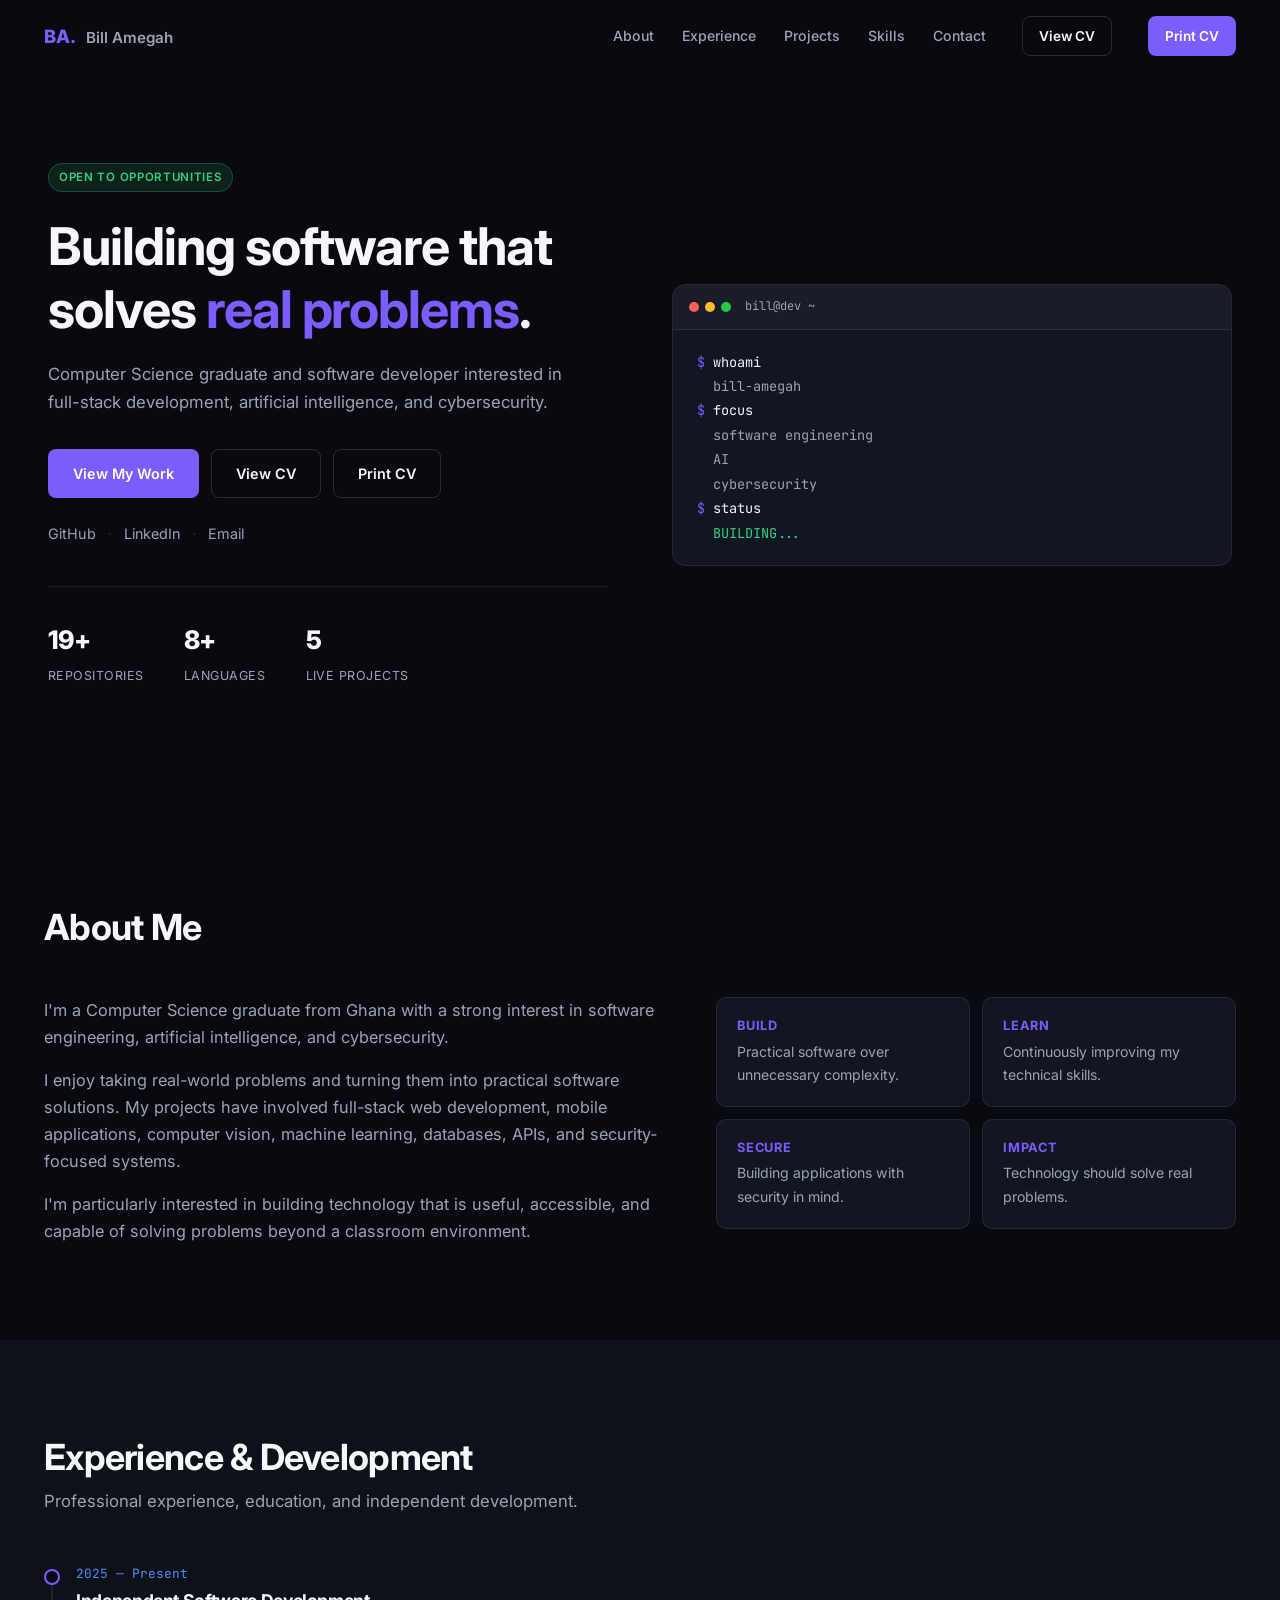
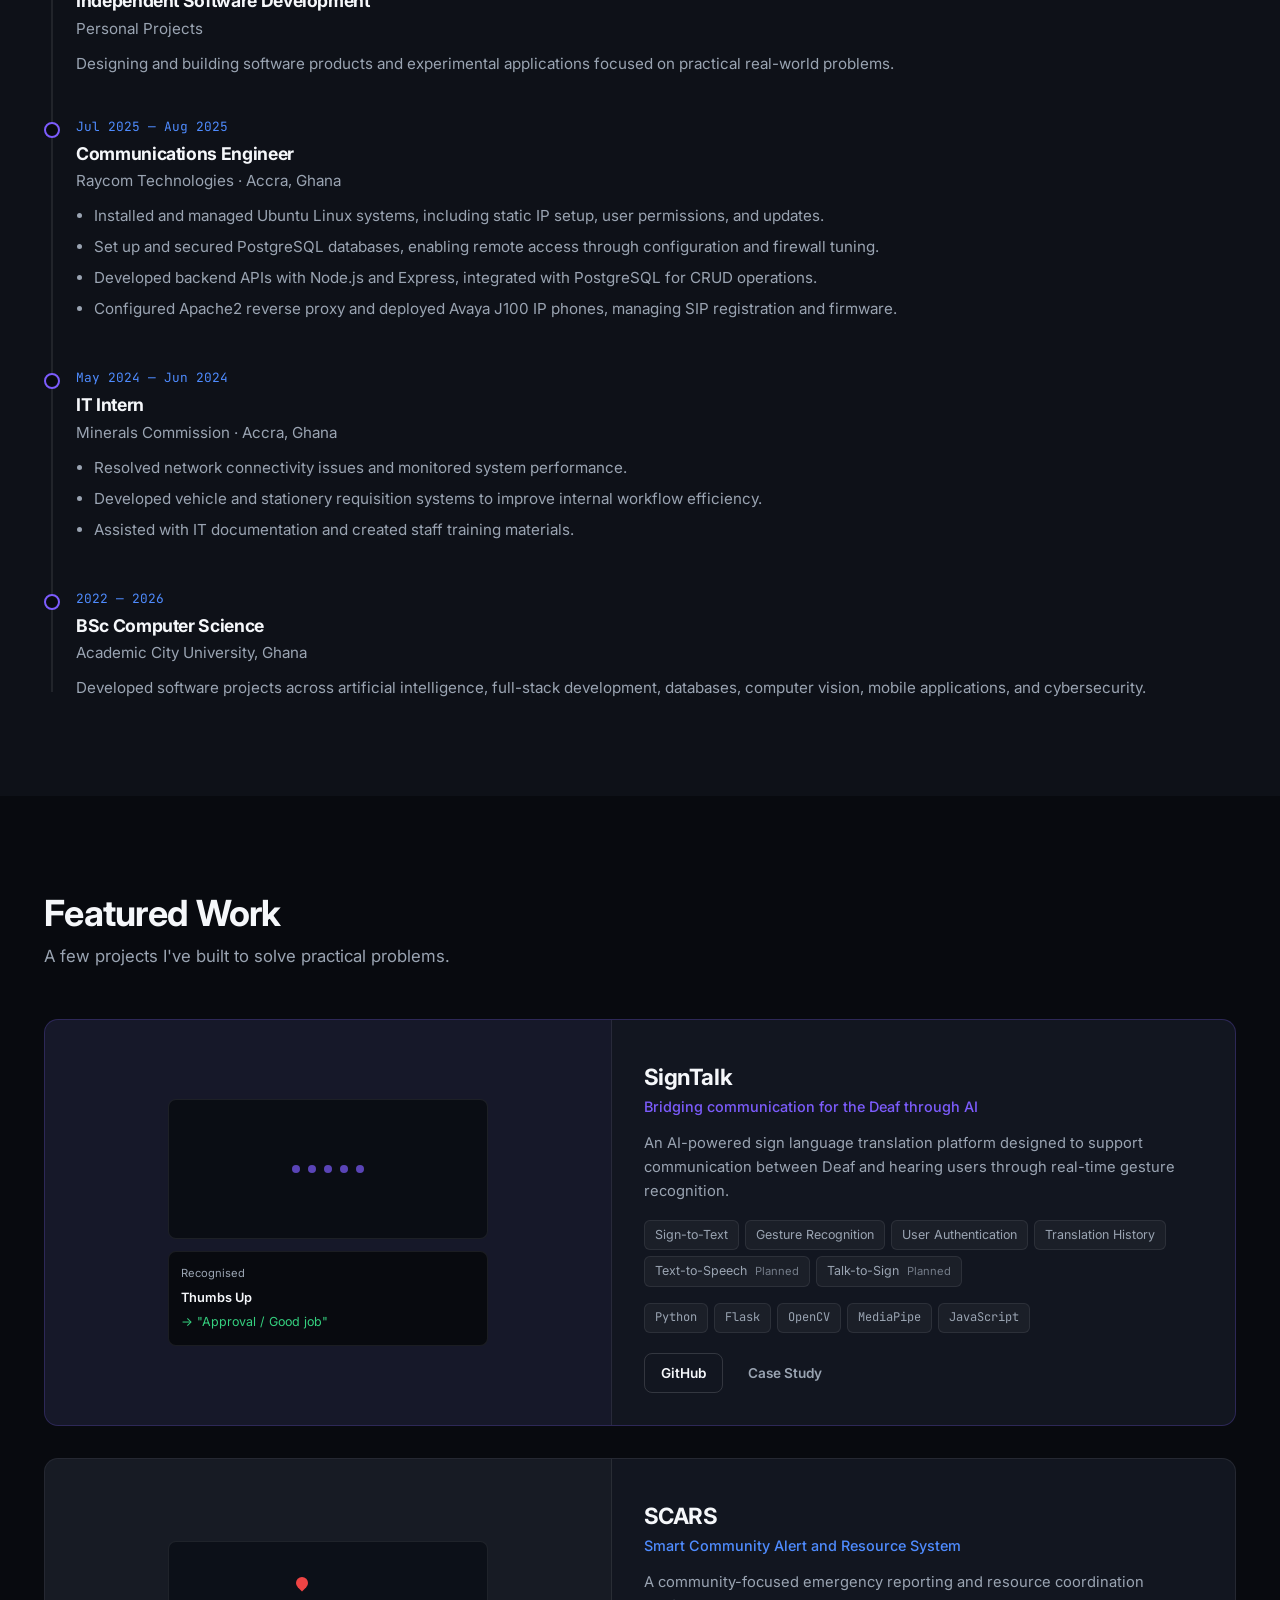
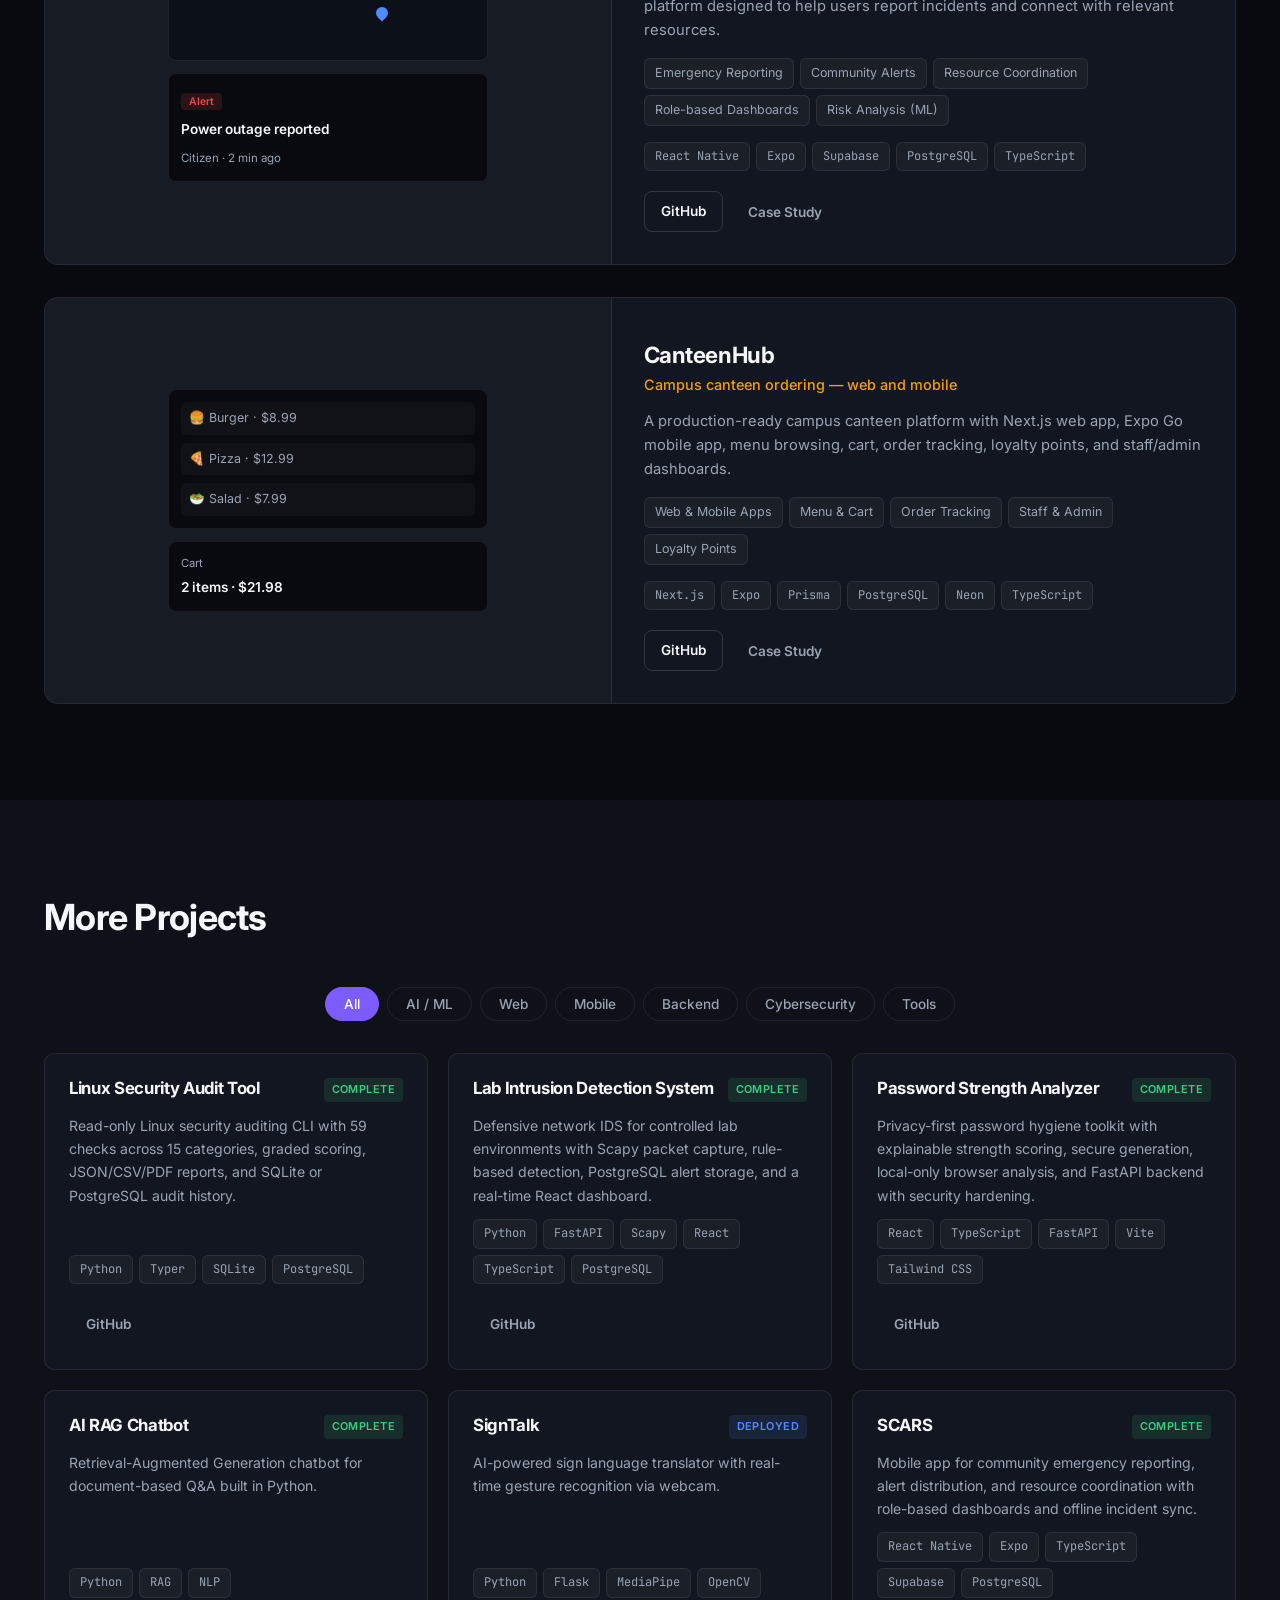
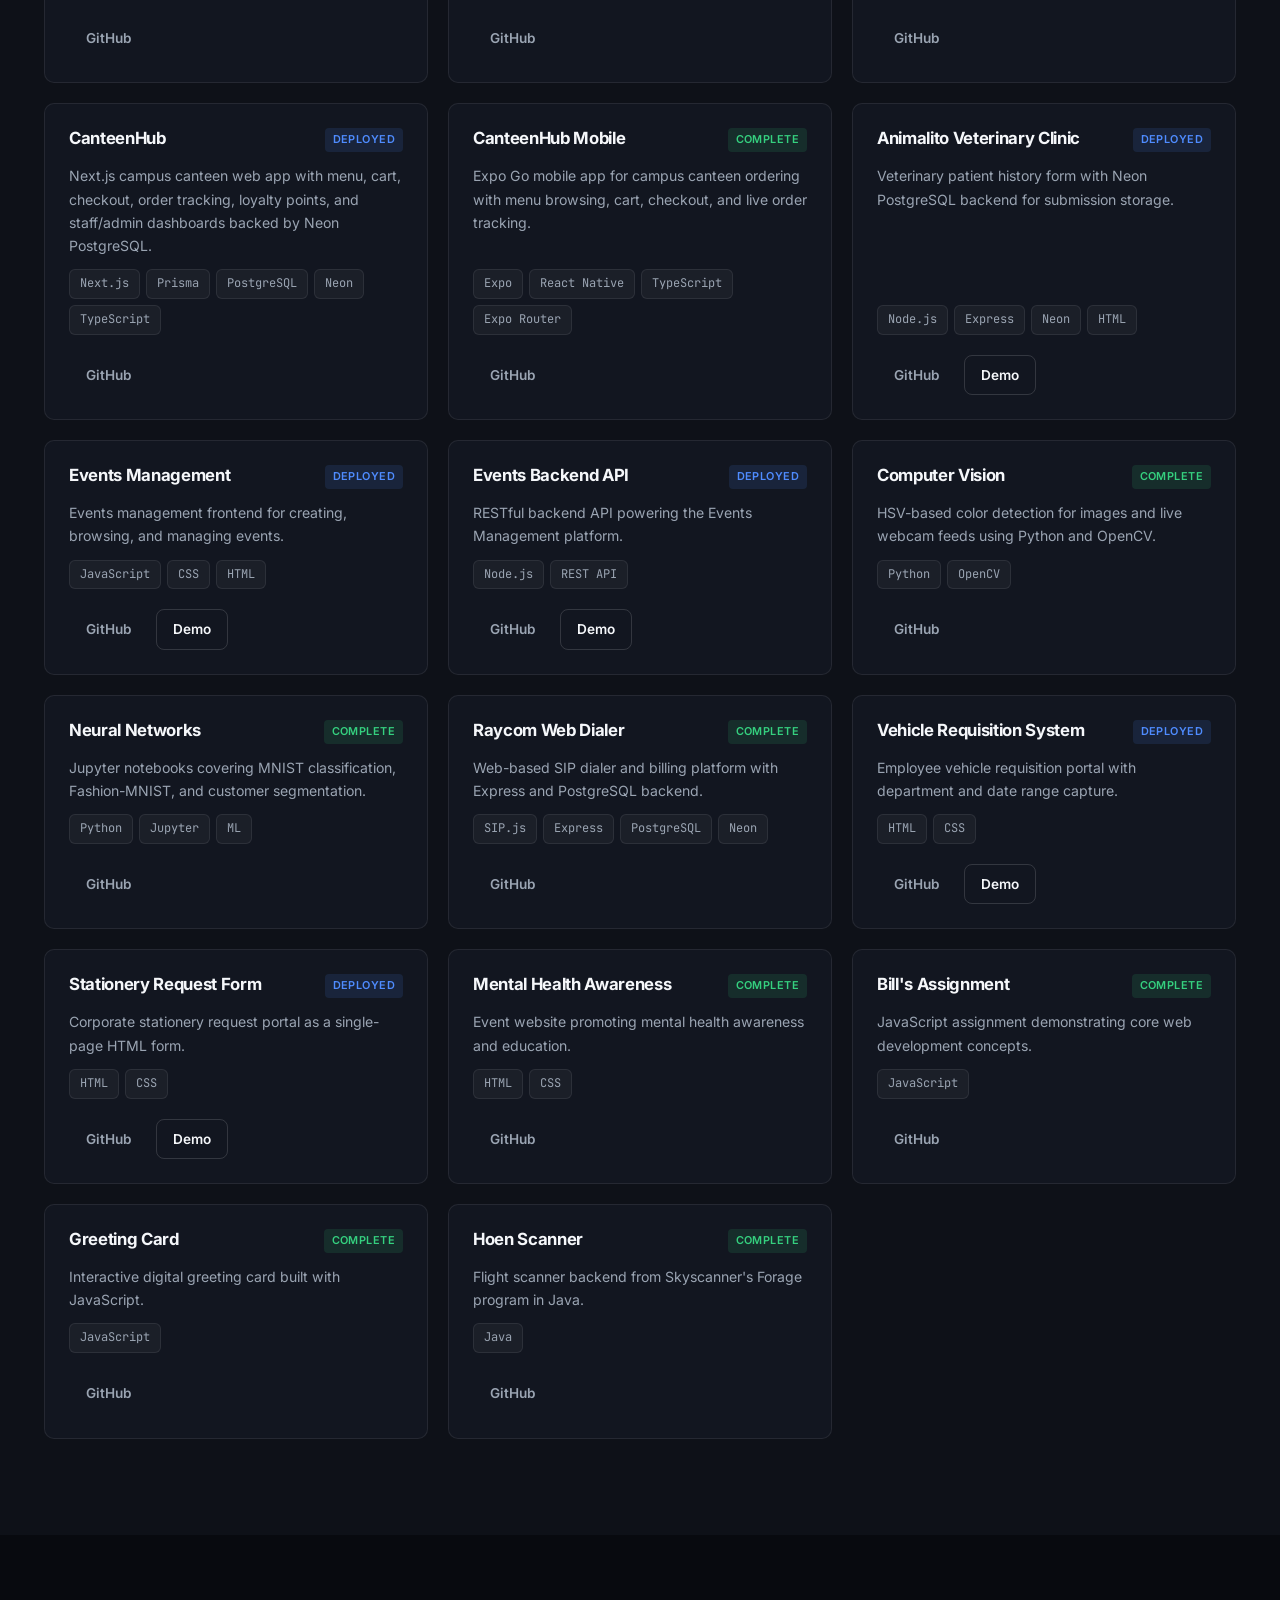
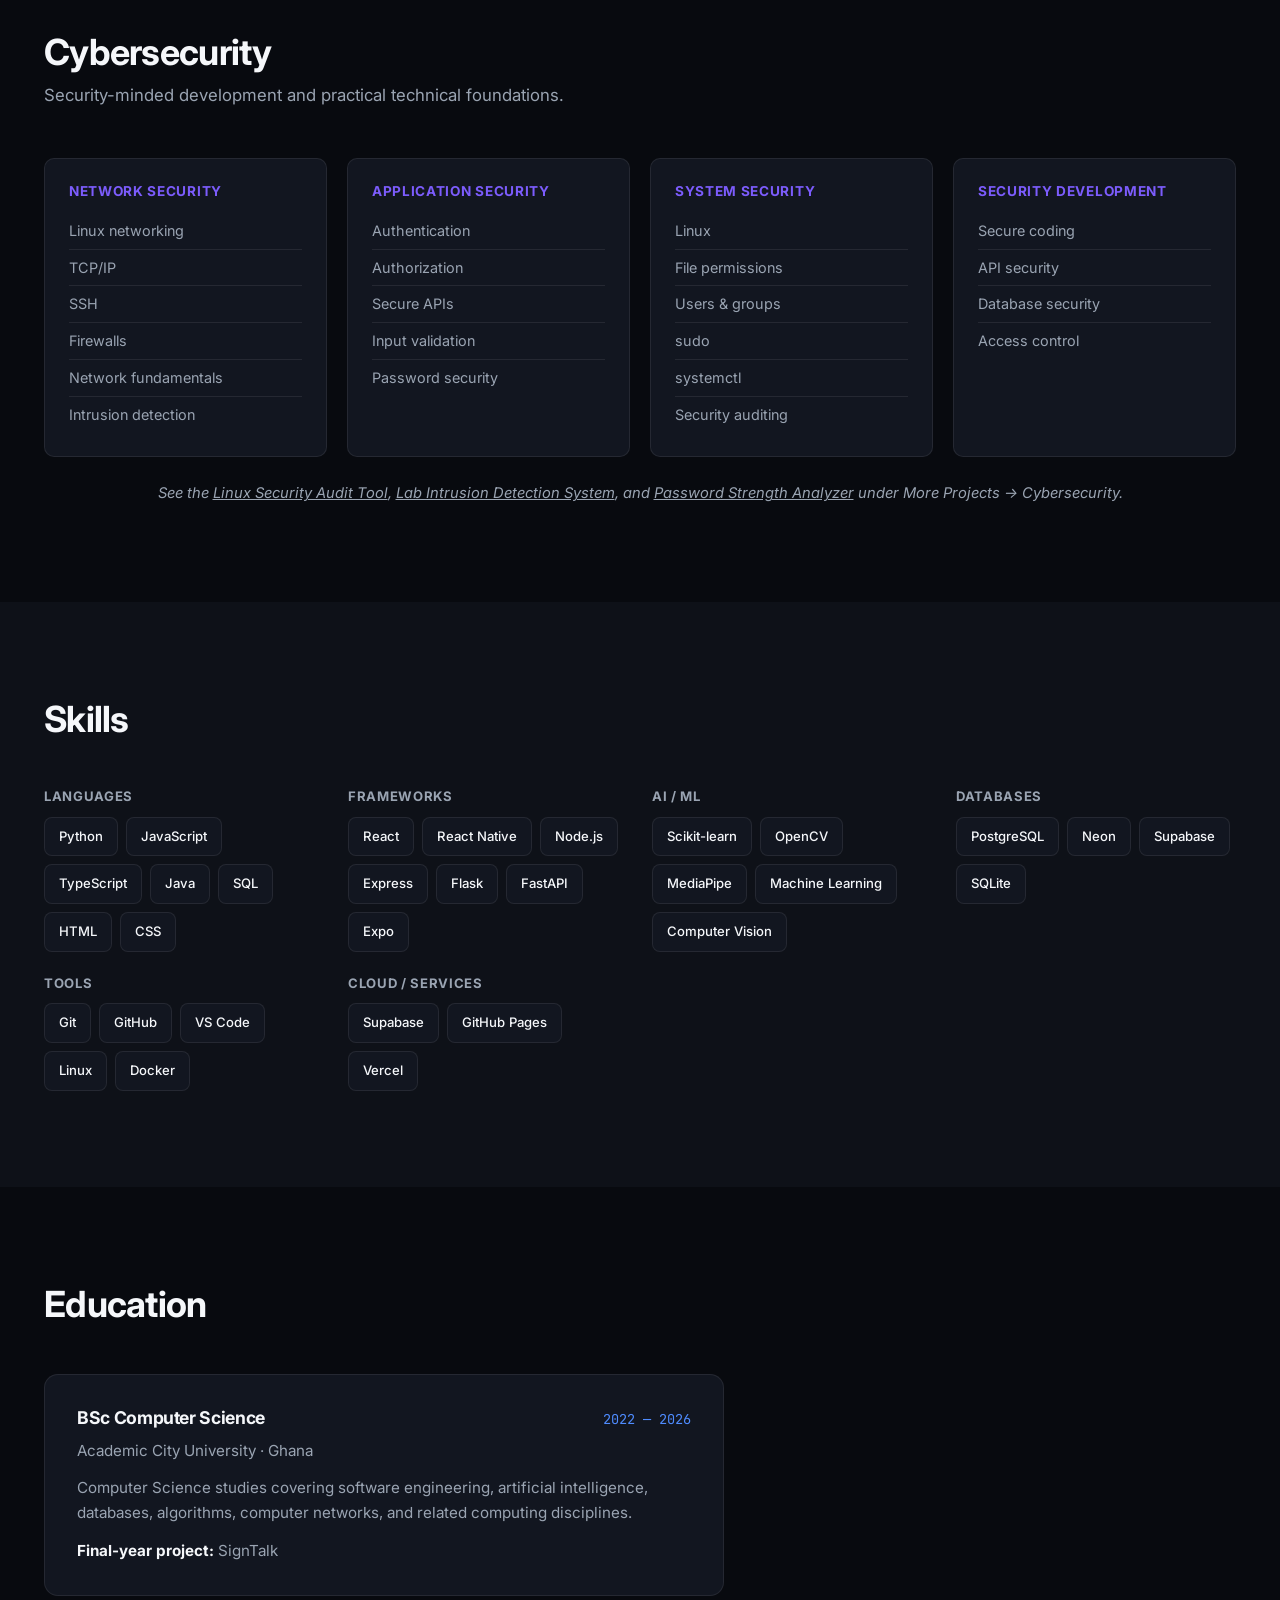
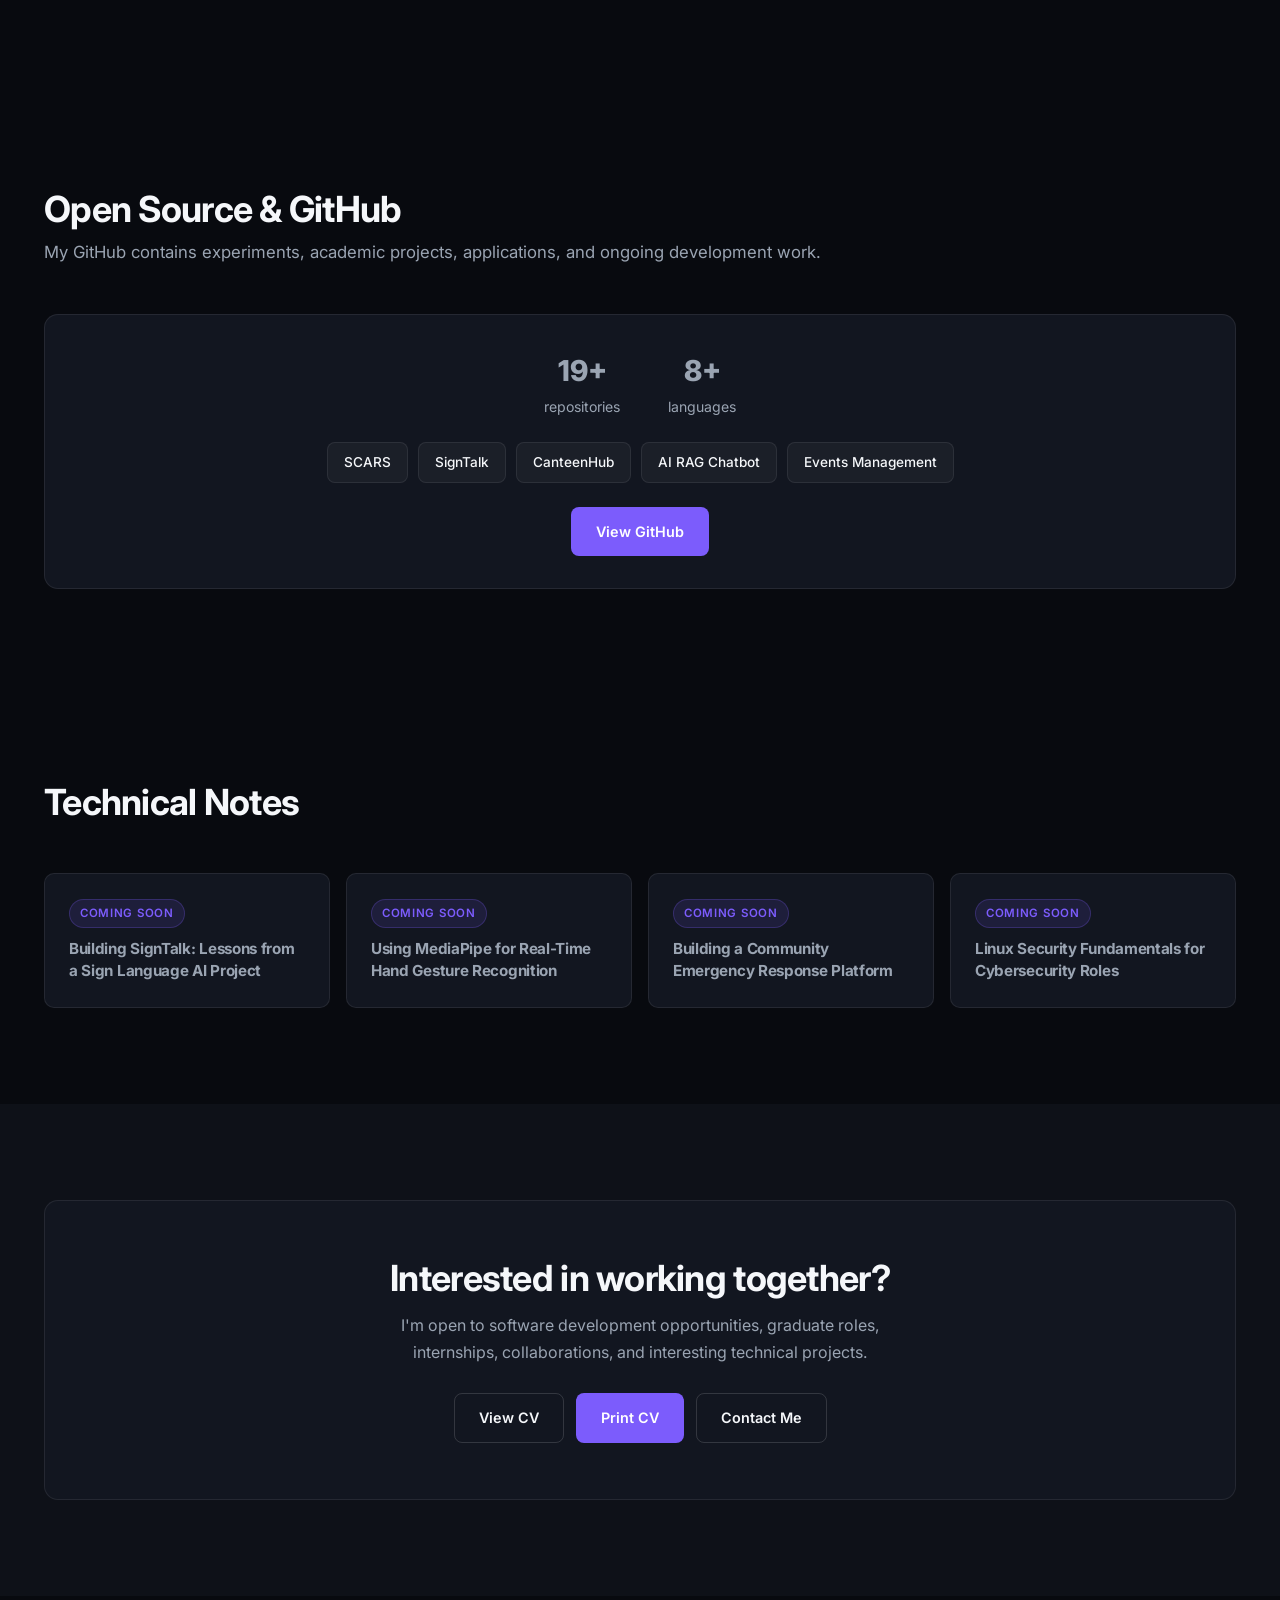
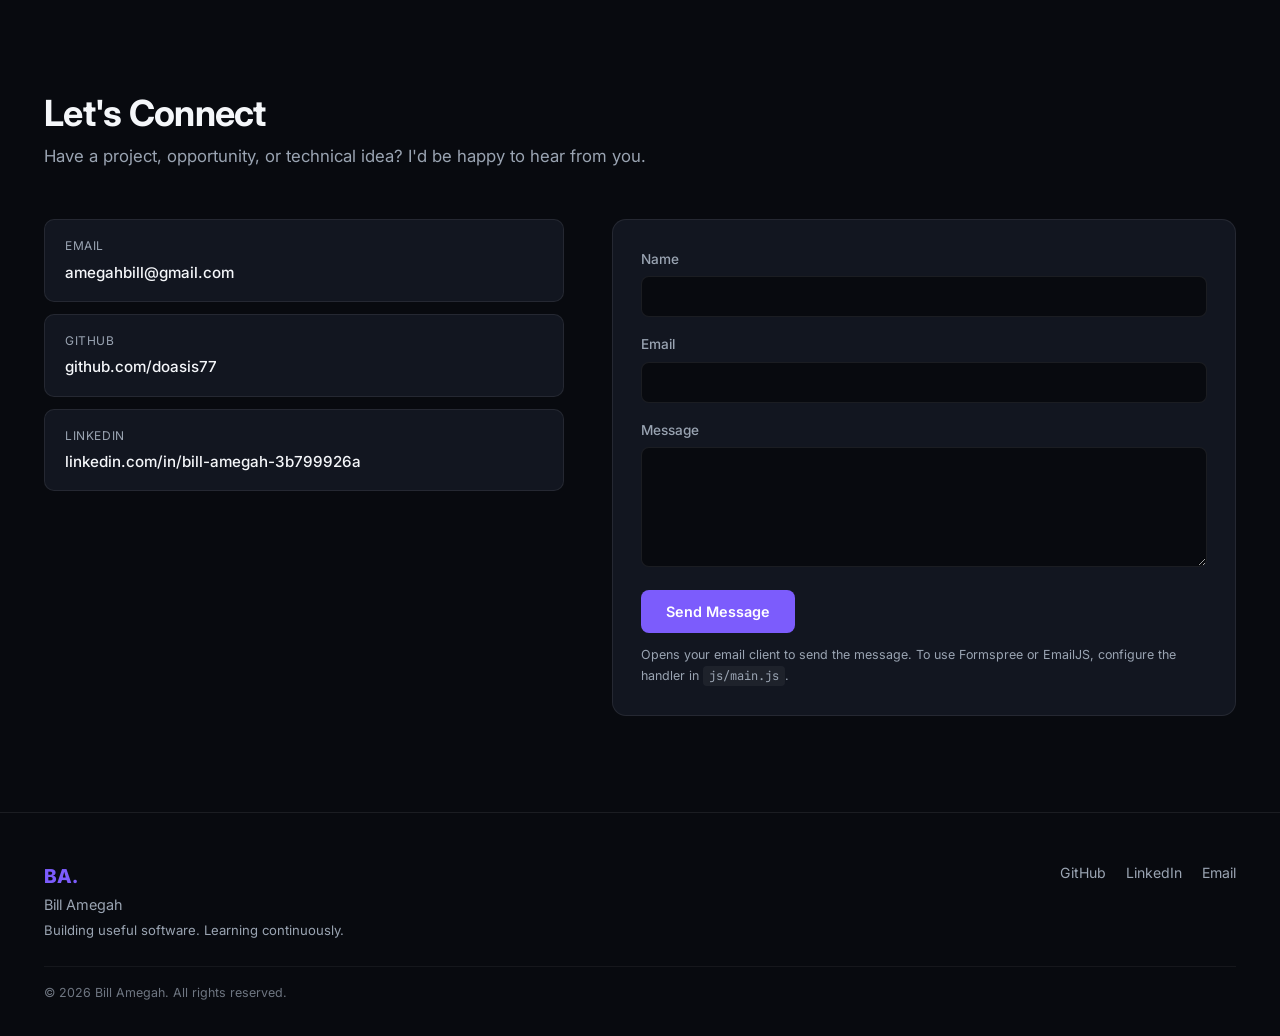
<file: index.html>
<!DOCTYPE html>
<html lang="en">
<head>
  <meta charset="UTF-8">
  <meta name="viewport" content="width=device-width, initial-scale=1.0">
  <title>Bill Amegah | Software Developer | AI &amp; Cybersecurity</title>
  <meta name="description" content="Portfolio of Bill Amegah, a Computer Science graduate and software developer building practical applications across software engineering, AI, and cybersecurity.">
  <meta name="author" content="Bill Amegah">
  <link rel="icon" href="assets/favicon.svg" type="image/svg+xml">
  <link rel="canonical" href="https://bill-amegah-portfolio.vercel.app/">

  <!-- Open Graph -->
  <meta property="og:type" content="website">
  <meta property="og:title" content="Bill Amegah | Software Developer | AI &amp; Cybersecurity">
  <meta property="og:description" content="Portfolio of Bill Amegah, a Computer Science graduate building practical software across AI, full-stack development, and cybersecurity.">
  <meta property="og:url" content="https://bill-amegah-portfolio.vercel.app/">
  <meta property="og:image" content="https://avatars.githubusercontent.com/u/185788680?v=4">

  <!-- Twitter -->
  <meta name="twitter:card" content="summary">
  <meta name="twitter:title" content="Bill Amegah | Software Developer">
  <meta name="twitter:description" content="Computer Science graduate building practical software across AI, full-stack development, and cybersecurity.">
  <meta name="twitter:image" content="https://avatars.githubusercontent.com/u/185788680?v=4">

  <link rel="preconnect" href="https://fonts.googleapis.com">
  <link rel="preconnect" href="https://fonts.gstatic.com" crossorigin>
  <link href="https://fonts.googleapis.com/css2?family=Inter:wght@400;500;600;700;800&family=JetBrains+Mono:wght@400;500&display=swap" rel="stylesheet">
  <link rel="stylesheet" href="styles.css">
</head>
<body>
  <a href="#main" class="skip-link">Skip to main content</a>

  <!-- Navbar -->
  <header class="navbar" id="navbar">
    <div class="container navbar-inner">
      <a href="#" class="brand" aria-label="Bill Amegah home">
        <span class="brand-mark">BA.</span>
        <span class="brand-name">Bill Amegah</span>
      </a>
      <nav class="nav-links" id="nav-links" aria-label="Primary navigation">
        <a href="#about" class="nav-link">About</a>
        <a href="#experience" class="nav-link">Experience</a>
        <a href="#featured" class="nav-link">Projects</a>
        <a href="#skills" class="nav-link">Skills</a>
        <a href="#contact" class="nav-link">Contact</a>
        <a href="assets/cv.html" class="btn btn-sm btn-outline nav-cta" target="_blank" rel="noopener noreferrer">View CV</a>
        <a href="assets/cv.html?print=1" class="btn btn-sm btn-accent nav-cta" target="_blank" rel="noopener noreferrer">Print CV</a>
      </nav>
      <button class="menu-toggle" id="menu-toggle" aria-label="Open menu" aria-expanded="false" aria-controls="mobile-menu">
        <span></span><span></span><span></span>
      </button>
    </div>
    <nav class="mobile-menu" id="mobile-menu" aria-label="Mobile navigation" hidden>
      <a href="#about" class="mobile-link">About</a>
      <a href="#experience" class="mobile-link">Experience</a>
      <a href="#featured" class="mobile-link">Projects</a>
      <a href="#skills" class="mobile-link">Skills</a>
      <a href="#contact" class="mobile-link">Contact</a>
      <a href="assets/cv.html" class="btn btn-outline" target="_blank" rel="noopener noreferrer">View CV</a>
      <a href="assets/cv.html?print=1" class="btn btn-accent" target="_blank" rel="noopener noreferrer">Print CV</a>
    </nav>
  </header>

  <main id="main">
    <!-- Hero -->
    <section class="hero section" id="hero" aria-labelledby="hero-heading">
      <div class="container hero-grid">
        <div class="hero-content reveal">
          <span class="badge badge-open">Open to opportunities</span>
          <h1 id="hero-heading">Building software that solves <span class="text-accent">real problems</span>.</h1>
          <p class="hero-subtitle">Computer Science graduate and software developer interested in full-stack development, artificial intelligence, and cybersecurity.</p>
          <div class="hero-actions">
            <a href="#featured" class="btn btn-accent">View My Work</a>
            <a href="assets/cv.html" class="btn btn-outline" target="_blank" rel="noopener noreferrer">View CV</a>
            <a href="assets/cv.html?print=1" class="btn btn-outline" target="_blank" rel="noopener noreferrer">Print CV</a>
          </div>
          <div class="hero-social">
            <a href="https://github.com/doasis77" target="_blank" rel="noopener noreferrer">GitHub</a>
            <span aria-hidden="true">·</span>
            <a href="https://linkedin.com/in/bill-amegah-3b799926a/" target="_blank" rel="noopener noreferrer">LinkedIn</a>
            <span aria-hidden="true">·</span>
            <a href="mailto:amegahbill@gmail.com">Email</a>
          </div>
          <div class="hero-stats" role="list">
            <div class="stat" role="listitem">
              <span class="stat-value">16+</span>
              <span class="stat-label">Repositories</span>
            </div>
            <div class="stat" role="listitem">
              <span class="stat-value">8+</span>
              <span class="stat-label">Languages</span>
            </div>
            <div class="stat" role="listitem">
              <span class="stat-value">5</span>
              <span class="stat-label">Live Projects</span>
            </div>
          </div>
        </div>
        <div class="hero-terminal reveal" aria-hidden="true">
          <div class="terminal">
            <div class="terminal-bar">
              <span class="dot dot-red"></span>
              <span class="dot dot-yellow"></span>
              <span class="dot dot-green"></span>
              <span class="terminal-title">bill@dev ~</span>
            </div>
            <div class="terminal-body">
              <p><span class="prompt">$</span> whoami</p>
              <p class="output">bill-amegah</p>
              <p><span class="prompt">$</span> focus</p>
              <p class="output">software engineering</p>
              <p class="output">AI</p>
              <p class="output">cybersecurity</p>
              <p><span class="prompt">$</span> status</p>
              <p class="output status-line"><span class="cursor-blink">BUILDING...</span></p>
            </div>
          </div>
        </div>
      </div>
    </section>

    <!-- About -->
    <section class="section" id="about" aria-labelledby="about-heading">
      <div class="container">
        <header class="section-header reveal">
          <h2 id="about-heading">About Me</h2>
        </header>
        <div class="about-grid reveal">
          <div class="about-text">
            <p>I'm a Computer Science graduate from Ghana with a strong interest in software engineering, artificial intelligence, and cybersecurity.</p>
            <p>I enjoy taking real-world problems and turning them into practical software solutions. My projects have involved full-stack web development, mobile applications, computer vision, machine learning, databases, APIs, and security-focused systems.</p>
            <p>I'm particularly interested in building technology that is useful, accessible, and capable of solving problems beyond a classroom environment.</p>
          </div>
          <div class="values-grid">
            <article class="value-card">
              <h3>Build</h3>
              <p>Practical software over unnecessary complexity.</p>
            </article>
            <article class="value-card">
              <h3>Learn</h3>
              <p>Continuously improving my technical skills.</p>
            </article>
            <article class="value-card">
              <h3>Secure</h3>
              <p>Building applications with security in mind.</p>
            </article>
            <article class="value-card">
              <h3>Impact</h3>
              <p>Technology should solve real problems.</p>
            </article>
          </div>
        </div>
      </div>
    </section>

    <!-- Experience -->
    <section class="section section-alt" id="experience" aria-labelledby="experience-heading">
      <div class="container">
        <header class="section-header reveal">
          <h2 id="experience-heading">Experience &amp; Development</h2>
          <p class="section-sub">Professional experience, education, and independent development.</p>
        </header>
        <div class="timeline reveal" id="experience-timeline"></div>
      </div>
    </section>

    <!-- Featured Projects -->
    <section class="section" id="featured" aria-labelledby="featured-heading">
      <div class="container">
        <header class="section-header reveal">
          <h2 id="featured-heading">Featured Work</h2>
          <p class="section-sub">A few projects I've built to solve practical problems.</p>
        </header>
        <div class="featured-grid" id="featured-grid"></div>
      </div>
    </section>

    <!-- More Projects -->
    <section class="section section-alt" id="projects" aria-labelledby="projects-heading">
      <div class="container">
        <header class="section-header reveal">
          <h2 id="projects-heading">More Projects</h2>
        </header>
        <div class="filters" id="project-filters" role="tablist" aria-label="Filter projects"></div>
        <div class="project-grid" id="project-grid"></div>
      </div>
    </section>

    <!-- Cybersecurity -->
    <section class="section" id="cybersecurity" aria-labelledby="security-heading">
      <div class="container">
        <header class="section-header reveal">
          <h2 id="security-heading">Cybersecurity</h2>
          <p class="section-sub">Security-minded development and practical technical foundations.</p>
        </header>
        <div class="security-grid reveal" id="security-grid"></div>
        <p class="security-note reveal">See the <a href="#projects">Linux Security Audit Tool</a>, <a href="#projects">Lab Intrusion Detection System</a>, and <a href="#projects">Password Strength Analyzer</a> under More Projects → Cybersecurity.</p>
      </div>
    </section>

    <!-- Skills -->
    <section class="section section-alt" id="skills" aria-labelledby="skills-heading">
      <div class="container">
        <header class="section-header reveal">
          <h2 id="skills-heading">Skills</h2>
        </header>
        <div class="skills-categories reveal" id="skills-container"></div>
      </div>
    </section>

    <!-- Education -->
    <section class="section" id="education" aria-labelledby="education-heading">
      <div class="container">
        <header class="section-header reveal">
          <h2 id="education-heading">Education</h2>
        </header>
        <article class="education-card reveal">
          <div class="education-header">
            <h3>BSc Computer Science</h3>
            <time datetime="2022/2026">2022 — 2026</time>
          </div>
          <p class="education-org">Academic City University · Ghana</p>
          <p>Computer Science studies covering software engineering, artificial intelligence, databases, algorithms, computer networks, and related computing disciplines.</p>
          <p class="education-note"><strong>Final-year project:</strong> SignTalk</p>
        </article>
      </div>
    </section>

    <!-- GitHub -->
    <section class="section" id="github" aria-labelledby="github-heading">
      <div class="container">
        <header class="section-header reveal">
          <h2 id="github-heading">Open Source &amp; GitHub</h2>
          <p class="section-sub">My GitHub contains experiments, academic projects, applications, and ongoing development work.</p>
        </header>
        <div class="github-panel reveal">
          <div class="github-stats">
            <div class="github-stat"><span>19+</span> repositories</div>
            <div class="github-stat"><span>8+</span> languages</div>
          </div>
          <div class="pinned-repos" id="pinned-repos"></div>
          <a href="https://github.com/doasis77" target="_blank" rel="noopener noreferrer" class="btn btn-accent">View GitHub</a>
        </div>
      </div>
    </section>

    <!-- Technical Writing -->
    <section class="section" id="writing" aria-labelledby="writing-heading">
      <div class="container">
        <header class="section-header reveal">
          <h2 id="writing-heading">Technical Notes</h2>
        </header>
        <div class="articles-grid reveal" id="articles-grid"></div>
      </div>
    </section>

    <!-- Resume CTA -->
    <section class="section section-alt" id="resume" aria-labelledby="resume-heading">
      <div class="container">
        <div class="cta-panel reveal">
          <h2 id="resume-heading">Interested in working together?</h2>
          <p>I'm open to software development opportunities, graduate roles, internships, collaborations, and interesting technical projects.</p>
          <div class="cta-actions">
            <a href="assets/cv.html" class="btn btn-outline" target="_blank" rel="noopener noreferrer">View CV</a>
            <a href="assets/cv.html?print=1" class="btn btn-accent" target="_blank" rel="noopener noreferrer">Print CV</a>
            <a href="#contact" class="btn btn-outline">Contact Me</a>
          </div>
        </div>
      </div>
    </section>

    <!-- Contact -->
    <section class="section" id="contact" aria-labelledby="contact-heading">
      <div class="container">
        <header class="section-header reveal">
          <h2 id="contact-heading">Let's Connect</h2>
          <p class="section-sub">Have a project, opportunity, or technical idea? I'd be happy to hear from you.</p>
        </header>
        <div class="contact-grid reveal">
          <div class="contact-info">
            <a href="mailto:amegahbill@gmail.com" class="contact-item">
              <span class="contact-label">Email</span>
              <span>amegahbill@gmail.com</span>
            </a>
            <a href="https://github.com/doasis77" target="_blank" rel="noopener noreferrer" class="contact-item">
              <span class="contact-label">GitHub</span>
              <span>github.com/doasis77</span>
            </a>
            <a href="https://linkedin.com/in/bill-amegah-3b799926a/" target="_blank" rel="noopener noreferrer" class="contact-item">
              <span class="contact-label">LinkedIn</span>
              <span>linkedin.com/in/bill-amegah-3b799926a</span>
            </a>
          </div>
          <form class="contact-form" id="contact-form" aria-label="Contact form">
            <div class="form-group">
              <label for="contact-name">Name</label>
              <input type="text" id="contact-name" name="name" required autocomplete="name">
            </div>
            <div class="form-group">
              <label for="contact-email">Email</label>
              <input type="email" id="contact-email" name="email" required autocomplete="email">
            </div>
            <div class="form-group">
              <label for="contact-message">Message</label>
              <textarea id="contact-message" name="message" rows="5" required></textarea>
            </div>
            <button type="submit" class="btn btn-accent">Send Message</button>
            <p class="form-note">Opens your email client to send the message. To use Formspree or EmailJS, configure the handler in <code>js/main.js</code>.</p>
          </form>
        </div>
      </div>
    </section>
  </main>

  <!-- Footer -->
  <footer class="footer">
    <div class="container footer-inner">
      <div class="footer-brand">
        <span class="brand-mark">BA.</span>
        <p>Bill Amegah</p>
        <p class="footer-tagline">Building useful software. Learning continuously.</p>
      </div>
      <nav class="footer-links" aria-label="Footer links">
        <a href="https://github.com/doasis77" target="_blank" rel="noopener noreferrer">GitHub</a>
        <a href="https://linkedin.com/in/bill-amegah-3b799926a/" target="_blank" rel="noopener noreferrer">LinkedIn</a>
        <a href="mailto:amegahbill@gmail.com">Email</a>
      </nav>
      <p class="footer-copy">&copy; 2026 Bill Amegah. All rights reserved.</p>
    </div>
  </footer>

  <!-- Case Study Modal -->
  <dialog class="modal" id="case-study-modal" aria-labelledby="modal-title">
    <div class="modal-inner">
      <button class="modal-close" id="modal-close" aria-label="Close case study">&times;</button>
      <div id="modal-content"></div>
    </div>
  </dialog>

  <script type="module" src="js/main.js"></script>
</body>
</html>
</file>
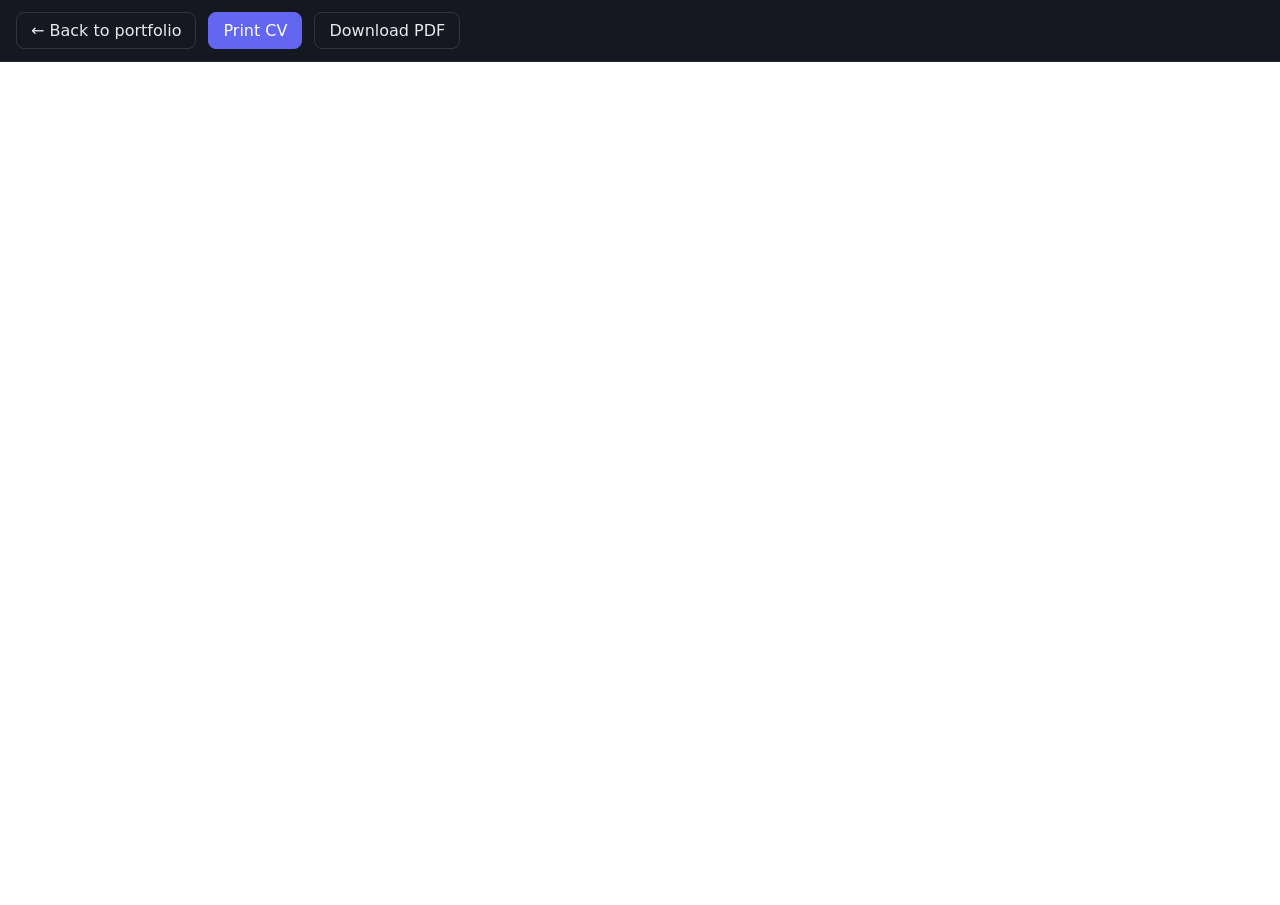
<file: assets/cv.html>
<!DOCTYPE html>
<html lang="en">
<head>
  <meta charset="UTF-8">
  <meta name="viewport" content="width=device-width, initial-scale=1.0">
  <title>Bill Amegah — CV</title>
  <style>
    :root {
      color-scheme: light dark;
    }

    * {
      box-sizing: border-box;
    }

    body {
      margin: 0;
      font-family: Inter, system-ui, sans-serif;
      background: #0f1117;
      color: #e8eaed;
    }

    .toolbar {
      display: flex;
      flex-wrap: wrap;
      align-items: center;
      gap: 12px;
      padding: 12px 16px;
      border-bottom: 1px solid rgba(255, 255, 255, 0.08);
      background: #151821;
    }

    .toolbar a,
    .toolbar button {
      appearance: none;
      border: 1px solid rgba(255, 255, 255, 0.12);
      background: transparent;
      color: inherit;
      border-radius: 8px;
      padding: 8px 14px;
      font: inherit;
      cursor: pointer;
      text-decoration: none;
    }

    .toolbar button.primary,
    .toolbar a.primary {
      background: #6366f1;
      border-color: #6366f1;
      color: #fff;
    }

    .toolbar a:hover,
    .toolbar button:hover {
      border-color: rgba(255, 255, 255, 0.24);
    }

    .cv-frame {
      display: block;
      width: 100%;
      height: calc(100vh - 57px);
      border: 0;
      background: #fff;
    }

    @media print {
      body {
        background: #fff;
      }

      .toolbar {
        display: none;
      }

      .cv-frame {
        height: 100vh;
      }
    }
  </style>
</head>
<body>
  <div class="toolbar no-print">
    <a href="../index.html">&larr; Back to portfolio</a>
    <button type="button" class="primary" onclick="printCV()">Print CV</button>
    <a href="Bill_Amegah.pdf" download="Bill_Amegah_CV.pdf">Download PDF</a>
  </div>
  <iframe
    id="cv-frame"
    class="cv-frame"
    src="Bill_Amegah.pdf"
    title="Bill Amegah CV"
  ></iframe>
  <script>
    function printCV() {
      const frame = document.getElementById("cv-frame");
      if (!frame || !frame.contentWindow) return;
      frame.contentWindow.focus();
      frame.contentWindow.print();
    }

    if (new URLSearchParams(window.location.search).get("print") === "1") {
      window.addEventListener("load", () => window.setTimeout(printCV, 700));
    }
  </script>
</body>
</html>
</file>
<file: styles.css>
/* Bill Amegah — Developer Portfolio */

*, *::before, *::after { box-sizing: border-box; margin: 0; padding: 0; }

:root {
  --bg: #080A0F;
  --bg-secondary: #0E1118;
  --bg-card: #121620;
  --text: #F5F7FA;
  --text-secondary: #9AA4B2;
  --accent: #7C5CFC;
  --accent-hover: #6B4FE0;
  --accent-secondary: #4F8CFF;
  --success: #35D07F;
  --border: rgba(255, 255, 255, 0.08);
  --border-hover: rgba(255, 255, 255, 0.14);
  --radius: 10px;
  --radius-lg: 14px;
  --font: 'Inter', system-ui, -apple-system, sans-serif;
  --mono: 'JetBrains Mono', 'Consolas', monospace;
  --max-width: 1240px;
  --section-pad: 96px;
  --nav-height: 72px;
}

html {
  scroll-behavior: smooth;
  scroll-padding-top: var(--nav-height);
}

@media (prefers-reduced-motion: reduce) {
  html { scroll-behavior: auto; }
  *, *::before, *::after {
    animation-duration: 0.01ms !important;
    transition-duration: 0.01ms !important;
  }
}

body {
  font-family: var(--font);
  background: var(--bg);
  color: var(--text);
  line-height: 1.65;
  font-size: 16px;
  -webkit-font-smoothing: antialiased;
  overflow-x: hidden;
}

img { max-width: 100%; display: block; }
a { color: inherit; }
button { font-family: inherit; cursor: pointer; }

.container {
  max-width: var(--max-width);
  margin: 0 auto;
  padding: 0 24px;
}

.skip-link {
  position: absolute;
  top: -100px;
  left: 16px;
  background: var(--accent);
  color: #fff;
  padding: 8px 16px;
  border-radius: 6px;
  z-index: 999;
  text-decoration: none;
  font-weight: 600;
}
.skip-link:focus { top: 16px; }

/* ── Typography ── */
h1, h2, h3 { font-weight: 700; letter-spacing: -0.02em; line-height: 1.2; }
h1 { font-size: clamp(2rem, 4.5vw, 3.25rem); }
h2 { font-size: clamp(1.6rem, 3vw, 2.25rem); }
h3 { font-size: 1.1rem; }

.text-accent { color: var(--accent); }

.section { padding: var(--section-pad) 0; }
.section-alt { background: var(--bg-secondary); }

.section-header { margin-bottom: 48px; }
.section-header h2 { margin-bottom: 8px; }
.section-sub { color: var(--text-secondary); font-size: 1.05rem; }

/* ── Buttons ── */
.btn {
  display: inline-flex;
  align-items: center;
  justify-content: center;
  gap: 8px;
  padding: 12px 24px;
  border-radius: 8px;
  font-size: 0.9rem;
  font-weight: 600;
  text-decoration: none;
  border: 1px solid transparent;
  transition: background 0.2s, border-color 0.2s, color 0.2s;
  white-space: nowrap;
}
.btn:focus-visible { outline: 2px solid var(--accent); outline-offset: 2px; }

.btn-accent { background: var(--accent); color: #fff; }
.btn-accent:hover { background: var(--accent-hover); }

.btn-outline {
  background: transparent;
  border-color: var(--border-hover);
  color: var(--text);
}
.btn-outline:hover { border-color: var(--accent); color: var(--accent); }

.btn-ghost {
  background: transparent;
  color: var(--text-secondary);
  padding: 8px 16px;
}
.btn-ghost:hover { color: var(--text); }

.btn-sm { padding: 8px 16px; font-size: 0.85rem; }

/* ── Badges ── */
.badge {
  display: inline-block;
  font-size: 0.72rem;
  font-weight: 600;
  text-transform: uppercase;
  letter-spacing: 0.06em;
  padding: 4px 10px;
  border-radius: 999px;
}
.badge-open { background: rgba(53, 208, 127, 0.12); color: var(--success); border: 1px solid rgba(53, 208, 127, 0.25); }
.badge-dev { background: rgba(79, 140, 255, 0.12); color: var(--accent-secondary); border: 1px solid rgba(79, 140, 255, 0.25); }
.badge-private { background: rgba(255,255,255,0.06); color: var(--text-secondary); border: 1px solid var(--border); }
.badge-soon { background: rgba(124, 92, 252, 0.12); color: var(--accent); border: 1px solid rgba(124, 92, 252, 0.25); }

.tag {
  font-size: 0.75rem;
  font-family: var(--mono);
  padding: 4px 10px;
  border-radius: 6px;
  background: rgba(255,255,255,0.04);
  border: 1px solid var(--border);
  color: var(--text-secondary);
}
.tag-row { display: flex; flex-wrap: wrap; gap: 6px; }

/* ── Navbar ── */
.navbar {
  position: fixed;
  top: 0; left: 0; right: 0;
  z-index: 200;
  height: var(--nav-height);
  display: flex;
  align-items: center;
  transition: background 0.25s, border-color 0.25s;
}
.navbar.scrolled {
  background: rgba(8, 10, 15, 0.88);
  backdrop-filter: blur(12px);
  border-bottom: 1px solid var(--border);
}

.navbar-inner {
  display: flex;
  align-items: center;
  justify-content: space-between;
  width: 100%;
}

.brand {
  display: flex;
  align-items: baseline;
  gap: 10px;
  text-decoration: none;
  color: var(--text);
}
.brand-mark { font-weight: 800; font-size: 1.15rem; color: var(--accent); }
.brand-name { font-weight: 600; font-size: 0.95rem; color: var(--text-secondary); }

.nav-links {
  display: flex;
  align-items: center;
  gap: 28px;
}
.nav-link {
  text-decoration: none;
  color: var(--text-secondary);
  font-size: 0.88rem;
  font-weight: 500;
  transition: color 0.2s;
  position: relative;
}
.nav-link:hover, .nav-link.active { color: var(--text); }
.nav-link.active::after {
  content: '';
  position: absolute;
  bottom: -6px; left: 0; right: 0;
  height: 2px;
  background: var(--accent);
  border-radius: 1px;
}
.nav-cta { margin-left: 8px; }

.menu-toggle {
  display: none;
  flex-direction: column;
  gap: 5px;
  background: none;
  border: none;
  padding: 8px;
}
.menu-toggle span {
  display: block;
  width: 22px;
  height: 2px;
  background: var(--text);
  transition: transform 0.2s, opacity 0.2s;
}
.menu-toggle.open span:nth-child(1) { transform: translateY(7px) rotate(45deg); }
.menu-toggle.open span:nth-child(2) { opacity: 0; }
.menu-toggle.open span:nth-child(3) { transform: translateY(-7px) rotate(-45deg); }

.mobile-menu {
  position: fixed;
  top: var(--nav-height);
  left: 0; right: 0;
  background: var(--bg-secondary);
  border-bottom: 1px solid var(--border);
  padding: 24px;
  display: flex;
  flex-direction: column;
  gap: 16px;
  z-index: 199;
}
.mobile-menu[hidden] { display: none; }
.mobile-link {
  text-decoration: none;
  color: var(--text);
  font-weight: 500;
  font-size: 1rem;
  padding: 8px 0;
}

/* ── Hero ── */
.hero {
  padding-top: calc(var(--nav-height) + 64px);
  padding-bottom: var(--section-pad);
  min-height: 90vh;
  display: flex;
  align-items: center;
}

.hero-grid {
  display: grid;
  grid-template-columns: 1fr 1fr;
  gap: 64px;
  align-items: center;
}

.hero-content .badge-open { margin-bottom: 24px; }
.hero-content h1 { margin-bottom: 20px; max-width: 560px; }
.hero-subtitle {
  color: var(--text-secondary);
  font-size: 1.05rem;
  max-width: 520px;
  margin-bottom: 32px;
}
.hero-actions { display: flex; gap: 12px; flex-wrap: wrap; margin-bottom: 24px; }

.hero-social {
  display: flex;
  align-items: center;
  gap: 12px;
  margin-bottom: 40px;
  font-size: 0.9rem;
}
.hero-social a {
  color: var(--text-secondary);
  text-decoration: none;
  transition: color 0.2s;
}
.hero-social a:hover { color: var(--accent); }
.hero-social span { color: var(--border-hover); }

.hero-stats {
  display: flex;
  gap: 40px;
  padding-top: 32px;
  border-top: 1px solid var(--border);
}
.stat-value {
  display: block;
  font-size: 1.6rem;
  font-weight: 800;
  letter-spacing: -0.02em;
}
.stat-label {
  font-size: 0.78rem;
  color: var(--text-secondary);
  text-transform: uppercase;
  letter-spacing: 0.04em;
}

/* Terminal */
.terminal {
  background: var(--bg-card);
  border: 1px solid var(--border);
  border-radius: var(--radius-lg);
  overflow: hidden;
  font-family: var(--mono);
  font-size: 0.85rem;
}
.terminal-bar {
  display: flex;
  align-items: center;
  gap: 6px;
  padding: 12px 16px;
  background: rgba(255,255,255,0.03);
  border-bottom: 1px solid var(--border);
}
.dot { width: 10px; height: 10px; border-radius: 50%; }
.dot-red { background: #FF5F57; }
.dot-yellow { background: #FFBD2E; }
.dot-green { background: #28CA41; }
.terminal-title { margin-left: 8px; color: var(--text-secondary); font-size: 0.75rem; }
.terminal-body { padding: 20px 24px; line-height: 1.8; }
.prompt { color: var(--accent); }
.output { color: var(--text-secondary); padding-left: 16px; }
.status-line { color: var(--success); }
.cursor-blink { animation: blink 1.2s step-end infinite; }
@keyframes blink { 50% { opacity: 0; } }

/* ── About ── */
.about-grid {
  display: grid;
  grid-template-columns: 1.2fr 1fr;
  gap: 48px;
  align-items: start;
}
.about-text p {
  color: var(--text-secondary);
  margin-bottom: 16px;
  font-size: 1.02rem;
}
.about-text p:last-child { margin-bottom: 0; }

.values-grid {
  display: grid;
  grid-template-columns: 1fr 1fr;
  gap: 12px;
}
.value-card {
  background: var(--bg-card);
  border: 1px solid var(--border);
  border-radius: var(--radius);
  padding: 20px;
}
.value-card h3 {
  font-size: 0.8rem;
  text-transform: uppercase;
  letter-spacing: 0.06em;
  color: var(--accent);
  margin-bottom: 6px;
}
.value-card p { font-size: 0.88rem; color: var(--text-secondary); }

/* ── Timeline ── */
.timeline { position: relative; padding-left: 32px; }
.timeline::before {
  content: '';
  position: absolute;
  left: 7px; top: 8px; bottom: 8px;
  width: 2px;
  background: var(--border);
}
.timeline-item { position: relative; padding-bottom: 40px; }
.timeline-item:last-child { padding-bottom: 0; }
.timeline-marker {
  position: absolute;
  left: -32px; top: 6px;
  width: 16px; height: 16px;
  border-radius: 50%;
  background: var(--bg);
  border: 2px solid var(--accent);
}
.timeline-date {
  font-family: var(--mono);
  font-size: 0.8rem;
  color: var(--accent-secondary);
  display: block;
  margin-bottom: 6px;
}
.timeline-content h3 { margin-bottom: 4px; }
.timeline-org { color: var(--text-secondary); font-size: 0.9rem; margin-bottom: 10px; }
.timeline-content p { color: var(--text-secondary); font-size: 0.95rem; }
.timeline-content ul {
  margin-top: 10px;
  padding-left: 18px;
  color: var(--text-secondary);
  font-size: 0.95rem;
}
.timeline-content li { margin-bottom: 6px; }

/* ── Featured Projects ── */
.featured-grid {
  display: grid;
  gap: 32px;
}

.featured-card {
  display: grid;
  grid-template-columns: 1fr 1.1fr;
  gap: 0;
  background: var(--bg-card);
  border: 1px solid var(--border);
  border-radius: var(--radius-lg);
  overflow: hidden;
  transition: border-color 0.2s;
}
.featured-card:hover { border-color: var(--border-hover); }

.featured-primary {
  border-color: rgba(124, 92, 252, 0.25);
}
.featured-primary .featured-visual {
  background: rgba(124, 92, 252, 0.04);
}

.featured-visual {
  padding: 32px;
  display: flex;
  align-items: center;
  justify-content: center;
  background: rgba(255,255,255,0.02);
  border-right: 1px solid var(--border);
  min-height: 280px;
}

.featured-body { padding: 32px; }
.featured-meta { display: flex; gap: 8px; margin-bottom: 12px; flex-wrap: wrap; }
.featured-body h3 { font-size: 1.4rem; margin-bottom: 4px; }
.featured-sub { color: var(--accent); font-size: 0.9rem; font-weight: 500; margin-bottom: 12px; }
.featured-desc { color: var(--text-secondary); font-size: 0.92rem; margin-bottom: 16px; }

.featured-features {
  display: flex;
  flex-wrap: wrap;
  gap: 6px;
  margin-bottom: 16px;
}
.feature-tag {
  font-size: 0.78rem;
  padding: 4px 10px;
  border-radius: 6px;
  background: rgba(255,255,255,0.04);
  border: 1px solid var(--border);
  color: var(--text-secondary);
}
.feature-tag em { font-style: normal; color: var(--accent-secondary); font-size: 0.7rem; margin-left: 4px; }
.feature-tag.planned em { color: var(--text-secondary); opacity: 0.7; }

.featured-body .tag-row { margin-bottom: 20px; }
.featured-actions { display: flex; gap: 8px; flex-wrap: wrap; }

/* Project mockups */
.mock { width: 100%; max-width: 320px; }

.mock-signtalk .mock-cam {
  background: #0a0d14;
  border: 1px solid var(--border);
  border-radius: 8px;
  height: 140px;
  position: relative;
  overflow: hidden;
  margin-bottom: 12px;
}
.mock-hand {
  position: absolute;
  inset: 0;
  display: flex;
  align-items: center;
  justify-content: center;
  gap: 8px;
}
.landmark {
  width: 8px; height: 8px;
  border-radius: 50%;
  background: var(--accent);
  opacity: 0.7;
}
.mock-output {
  background: var(--bg);
  border: 1px solid var(--border);
  border-radius: 8px;
  padding: 12px;
  font-size: 0.8rem;
}
.mock-label { display: block; color: var(--text-secondary); font-size: 0.7rem; margin-bottom: 4px; }
.mock-sign { display: block; font-weight: 600; color: var(--text); }
.mock-translated { display: block; color: var(--success); font-size: 0.78rem; margin-top: 4px; }

.mock-scars .mock-map {
  background: #0c1018;
  border: 1px solid var(--border);
  border-radius: 8px;
  height: 120px;
  position: relative;
  margin-bottom: 12px;
}
.mock-pin {
  position: absolute;
  width: 12px; height: 12px;
  border-radius: 50% 50% 50% 0;
  transform: rotate(-45deg);
}
.mock-pin-alert { background: #ef4444; top: 30%; left: 40%; }
.mock-pin-res { background: var(--accent-secondary); top: 55%; left: 65%; }
.mock-incident {
  background: var(--bg);
  border: 1px solid var(--border);
  border-radius: 8px;
  padding: 12px;
}
.mock-alert-badge {
  font-size: 0.65rem;
  background: rgba(239,68,68,0.15);
  color: #ef4444;
  padding: 2px 8px;
  border-radius: 4px;
  font-weight: 600;
}
.mock-incident-title { display: block; font-weight: 600; font-size: 0.85rem; margin: 6px 0 2px; }
.mock-incident-meta { font-size: 0.72rem; color: var(--text-secondary); }

.mock-canteenhub .mock-menu {
  background: var(--bg);
  border: 1px solid var(--border);
  border-radius: 8px;
  padding: 12px;
  margin-bottom: 12px;
  display: flex;
  flex-direction: column;
  gap: 8px;
}
.mock-canteenhub .mock-item {
  font-size: 0.78rem;
  color: var(--text-secondary);
  padding: 6px 8px;
  background: rgba(255,255,255,0.03);
  border-radius: 6px;
}
.mock-canteenhub .mock-cart {
  background: var(--bg);
  border: 1px solid var(--border);
  border-radius: 8px;
  padding: 12px;
}
.mock-canteenhub .mock-cart-total {
  display: block;
  font-weight: 600;
  font-size: 0.85rem;
  margin-top: 4px;
}

.mock-scrolllock .mock-phone {
  background: #0a0d14;
  border: 2px solid var(--border);
  border-radius: 20px;
  padding: 20px 16px;
  max-width: 200px;
  margin: 0 auto;
}
.mock-screen-time { margin-bottom: 16px; }
.mock-time-label { display: block; font-size: 0.7rem; color: var(--text-secondary); }
.mock-time-value { display: block; font-size: 1.4rem; font-weight: 700; margin: 4px 0 8px; }
.mock-bar { height: 4px; background: rgba(255,255,255,0.08); border-radius: 2px; overflow: hidden; }
.mock-bar span { display: block; height: 100%; background: var(--success); border-radius: 2px; }
.mock-restrict {
  display: flex;
  justify-content: space-between;
  align-items: center;
  font-size: 0.78rem;
  color: var(--text-secondary);
  padding-top: 12px;
  border-top: 1px solid var(--border);
}
.mock-toggle {
  width: 36px; height: 20px;
  border-radius: 999px;
  background: rgba(255,255,255,0.1);
  position: relative;
}
.mock-toggle.on { background: var(--success); }
.mock-toggle.on::after {
  content: '';
  position: absolute;
  right: 3px; top: 3px;
  width: 14px; height: 14px;
  border-radius: 50%;
  background: #fff;
}

/* ── Project grid ── */
.filters {
  display: flex;
  flex-wrap: wrap;
  gap: 8px;
  justify-content: center;
  margin-bottom: 32px;
}
.filter-btn {
  padding: 8px 18px;
  border: 1px solid var(--border);
  border-radius: 999px;
  background: transparent;
  color: var(--text-secondary);
  font-size: 0.85rem;
  font-weight: 500;
  transition: all 0.2s;
}
.filter-btn:hover { border-color: var(--border-hover); color: var(--text); }
.filter-btn.active { background: var(--accent); border-color: var(--accent); color: #fff; }
.filter-btn:focus-visible { outline: 2px solid var(--accent); outline-offset: 2px; }

.project-grid {
  display: grid;
  grid-template-columns: repeat(auto-fill, minmax(320px, 1fr));
  gap: 20px;
}

.project-card {
  background: var(--bg-card);
  border: 1px solid var(--border);
  border-radius: var(--radius);
  padding: 24px;
  display: flex;
  flex-direction: column;
  gap: 12px;
  transition: border-color 0.2s;
}
.project-card:hover { border-color: var(--border-hover); }

.project-card-top {
  display: flex;
  justify-content: space-between;
  align-items: flex-start;
  gap: 12px;
}
.project-card-top h3 { font-size: 1.05rem; }
.project-card p { color: var(--text-secondary); font-size: 0.88rem; flex: 1; }

.status-badge {
  font-size: 0.68rem;
  font-weight: 600;
  text-transform: uppercase;
  letter-spacing: 0.04em;
  padding: 3px 8px;
  border-radius: 4px;
  white-space: nowrap;
  flex-shrink: 0;
}
.status-complete { background: rgba(53,208,127,0.12); color: var(--success); }
.status-deployed { background: rgba(79,140,255,0.12); color: var(--accent-secondary); }

.project-card-actions { display: flex; gap: 8px; margin-top: auto; padding-top: 8px; }
.empty-filter { color: var(--text-secondary); text-align: center; grid-column: 1 / -1; padding: 32px; }
.empty-filter a { color: var(--accent); }

/* ── Cybersecurity ── */
.security-grid {
  display: grid;
  grid-template-columns: repeat(auto-fill, minmax(260px, 1fr));
  gap: 20px;
  margin-bottom: 24px;
}
.security-card {
  background: var(--bg-card);
  border: 1px solid var(--border);
  border-radius: var(--radius);
  padding: 24px;
}
.security-card h3 {
  font-size: 0.85rem;
  text-transform: uppercase;
  letter-spacing: 0.05em;
  color: var(--accent);
  margin-bottom: 14px;
}
.security-card ul { list-style: none; }
.security-card li {
  color: var(--text-secondary);
  font-size: 0.9rem;
  padding: 6px 0;
  border-bottom: 1px solid var(--border);
}
.security-card li:last-child { border-bottom: none; }
.security-note {
  color: var(--text-secondary);
  font-size: 0.92rem;
  font-style: italic;
  text-align: center;
}

/* ── Skills ── */
.skills-categories {
  display: grid;
  grid-template-columns: repeat(auto-fill, minmax(280px, 1fr));
  gap: 24px;
}
.skill-category h3 {
  font-size: 0.82rem;
  text-transform: uppercase;
  letter-spacing: 0.05em;
  color: var(--text-secondary);
  margin-bottom: 12px;
}
.badge-row { display: flex; flex-wrap: wrap; gap: 8px; }
.skill-badge {
  font-size: 0.82rem;
  font-weight: 500;
  padding: 8px 14px;
  border-radius: 8px;
  background: var(--bg-card);
  border: 1px solid var(--border);
  color: var(--text);
  transition: border-color 0.2s, background 0.2s;
}
.skill-badge:hover { border-color: var(--accent); background: rgba(124,92,252,0.06); }

/* ── Education ── */
.education-card {
  background: var(--bg-card);
  border: 1px solid var(--border);
  border-radius: var(--radius-lg);
  padding: 32px;
  max-width: 680px;
}
.education-header {
  display: flex;
  justify-content: space-between;
  align-items: baseline;
  gap: 16px;
  margin-bottom: 8px;
  flex-wrap: wrap;
}
.education-header time {
  font-family: var(--mono);
  font-size: 0.85rem;
  color: var(--accent-secondary);
}
.education-org { color: var(--text-secondary); margin-bottom: 12px; font-size: 0.95rem; }
.education-card > p { color: var(--text-secondary); font-size: 0.95rem; margin-bottom: 12px; }
.education-note { color: var(--text-secondary); font-size: 0.9rem; margin-bottom: 0 !important; }
.education-note strong { color: var(--text); }

/* ── Placeholder card ── */
.placeholder-card {
  background: var(--bg-card);
  border: 1px dashed var(--border-hover);
  border-radius: var(--radius);
  padding: 32px;
  max-width: 680px;
}
.placeholder-card p { color: var(--text-secondary); margin-bottom: 8px; }
.placeholder-hint { font-size: 0.82rem; font-family: var(--mono); color: var(--text-secondary); opacity: 0.6; }

/* ── GitHub panel ── */
.github-panel {
  background: var(--bg-card);
  border: 1px solid var(--border);
  border-radius: var(--radius-lg);
  padding: 32px;
  text-align: center;
}
.github-stats {
  display: flex;
  justify-content: center;
  gap: 48px;
  margin-bottom: 24px;
}
.github-stat span {
  display: block;
  font-size: 1.8rem;
  font-weight: 800;
}
.github-stat { color: var(--text-secondary); font-size: 0.88rem; }

.pinned-repos {
  display: flex;
  flex-wrap: wrap;
  gap: 10px;
  justify-content: center;
  margin-bottom: 24px;
}
.pinned-repo {
  text-decoration: none;
  font-size: 0.85rem;
  font-weight: 500;
  padding: 8px 16px;
  border-radius: 8px;
  background: rgba(255,255,255,0.04);
  border: 1px solid var(--border);
  color: var(--text);
  transition: border-color 0.2s;
}
.pinned-repo:hover { border-color: var(--accent); color: var(--accent); }

/* ── Building card ── */
.building-grid {
  display: grid;
  grid-template-columns: repeat(auto-fit, minmax(280px, 1fr));
  gap: 24px;
}
.building-card {
  background: var(--bg-card);
  border: 1px solid var(--border);
  border-left: 3px solid var(--success);
  border-radius: var(--radius);
  padding: 28px;
}
.building-header {
  display: flex;
  align-items: center;
  gap: 12px;
  margin-bottom: 10px;
}
.building-card p { color: var(--text-secondary); margin-bottom: 16px; }
.building-actions { display: flex; gap: 8px; }

/* ── Articles ── */
.articles-grid {
  display: grid;
  grid-template-columns: repeat(auto-fill, minmax(280px, 1fr));
  gap: 16px;
}
.article-card {
  background: var(--bg-card);
  border: 1px solid var(--border);
  border-radius: var(--radius);
  padding: 24px;
}
.article-card h3 {
  font-size: 0.95rem;
  color: var(--text-secondary);
  margin-top: 10px;
  line-height: 1.5;
}

/* ── CTA panel ── */
.cta-panel {
  text-align: center;
  background: var(--bg-card);
  border: 1px solid var(--border);
  border-radius: var(--radius-lg);
  padding: 56px 32px;
}
.cta-panel h2 { margin-bottom: 12px; }
.cta-panel p { color: var(--text-secondary); max-width: 520px; margin: 0 auto 28px; }
.cta-actions { display: flex; gap: 12px; justify-content: center; flex-wrap: wrap; }

/* ── Contact ── */
.contact-grid {
  display: grid;
  grid-template-columns: 1fr 1.2fr;
  gap: 48px;
  align-items: start;
}
.contact-info { display: flex; flex-direction: column; gap: 12px; }
.contact-item {
  display: flex;
  flex-direction: column;
  gap: 4px;
  padding: 16px 20px;
  background: var(--bg-card);
  border: 1px solid var(--border);
  border-radius: var(--radius);
  text-decoration: none;
  transition: border-color 0.2s;
}
.contact-item:hover { border-color: var(--accent); }
.contact-label {
  font-size: 0.75rem;
  text-transform: uppercase;
  letter-spacing: 0.05em;
  color: var(--text-secondary);
}
.contact-item span:last-child { font-weight: 500; font-size: 0.95rem; }

.contact-form {
  background: var(--bg-card);
  border: 1px solid var(--border);
  border-radius: var(--radius-lg);
  padding: 28px;
}
.form-group { margin-bottom: 16px; }
.form-group label {
  display: block;
  font-size: 0.85rem;
  font-weight: 500;
  margin-bottom: 6px;
  color: var(--text-secondary);
}
.form-group input,
.form-group textarea {
  width: 100%;
  padding: 10px 14px;
  background: var(--bg);
  border: 1px solid var(--border);
  border-radius: 8px;
  color: var(--text);
  font-family: var(--font);
  font-size: 0.95rem;
  transition: border-color 0.2s;
}
.form-group input:focus,
.form-group textarea:focus {
  outline: none;
  border-color: var(--accent);
}
.form-group textarea { resize: vertical; min-height: 120px; }
.form-note {
  margin-top: 12px;
  font-size: 0.78rem;
  color: var(--text-secondary);
}
.form-note code {
  font-family: var(--mono);
  font-size: 0.75rem;
  background: rgba(255,255,255,0.05);
  padding: 2px 6px;
  border-radius: 4px;
}

/* ── Footer ── */
.footer {
  border-top: 1px solid var(--border);
  padding: 48px 0 32px;
}
.footer-inner {
  display: grid;
  grid-template-columns: 1fr auto;
  gap: 24px;
  align-items: start;
}
.footer-brand .brand-mark { font-size: 1.2rem; }
.footer-brand p { color: var(--text-secondary); font-size: 0.9rem; }
.footer-tagline { font-size: 0.82rem !important; margin-top: 4px; }
.footer-links {
  display: flex;
  gap: 20px;
}
.footer-links a {
  color: var(--text-secondary);
  text-decoration: none;
  font-size: 0.88rem;
  transition: color 0.2s;
}
.footer-links a:hover { color: var(--text); }
.footer-copy {
  grid-column: 1 / -1;
  font-size: 0.78rem;
  color: var(--text-secondary);
  opacity: 0.7;
  padding-top: 16px;
  border-top: 1px solid var(--border);
}

/* ── Modal ── */
.modal {
  border: none;
  padding: 0;
  background: transparent;
  max-width: 720px;
  width: calc(100% - 32px);
  max-height: 85vh;
}
.modal::backdrop {
  background: rgba(0, 0, 0, 0.7);
  backdrop-filter: blur(4px);
}
.modal-inner {
  background: var(--bg-card);
  border: 1px solid var(--border);
  border-radius: var(--radius-lg);
  padding: 32px;
  max-height: 85vh;
  overflow-y: auto;
  position: relative;
}
.modal-close {
  position: absolute;
  top: 16px; right: 16px;
  background: none;
  border: none;
  color: var(--text-secondary);
  font-size: 1.5rem;
  line-height: 1;
  width: 36px; height: 36px;
  border-radius: 8px;
  transition: background 0.2s, color 0.2s;
}
.modal-close:hover { background: rgba(255,255,255,0.06); color: var(--text); }
.modal-close:focus-visible { outline: 2px solid var(--accent); }

#modal-title { margin-bottom: 16px; padding-right: 40px; }
.cs-section { margin-bottom: 24px; }
.cs-section h3 {
  font-size: 0.95rem;
  margin-bottom: 8px;
  display: flex;
  align-items: center;
  gap: 10px;
}
.cs-num {
  font-family: var(--mono);
  font-size: 0.78rem;
  color: var(--accent);
  opacity: 0.7;
}
.cs-section p { color: var(--text-secondary); font-size: 0.92rem; }
.cs-section ul {
  list-style: none;
  padding: 0;
}
.cs-section li {
  color: var(--text-secondary);
  font-size: 0.92rem;
  padding: 6px 0 6px 16px;
  position: relative;
}
.cs-section li::before {
  content: '—';
  position: absolute;
  left: 0;
  color: var(--accent);
  opacity: 0.5;
}
.cs-placeholder { font-style: italic; }
.cs-actions .featured-actions { margin-top: 8px; }

/* ── Scroll reveal ── */
.reveal {
  opacity: 0;
  transform: translateY(16px);
  transition: opacity 0.5s ease, transform 0.5s ease;
}
.reveal.visible {
  opacity: 1;
  transform: translateY(0);
}

/* ── Responsive ── */
@media (max-width: 960px) {
  .hero-grid { grid-template-columns: 1fr; gap: 48px; }
  .hero-terminal { order: -1; max-width: 420px; }
  .about-grid { grid-template-columns: 1fr; }
  .featured-card { grid-template-columns: 1fr; }
  .featured-visual { border-right: none; border-bottom: 1px solid var(--border); min-height: 220px; }
  .contact-grid { grid-template-columns: 1fr; }
}

@media (max-width: 768px) {
  :root { --section-pad: 72px; }
  .nav-links, .nav-cta { display: none; }
  .menu-toggle { display: flex; }
  .brand-name { display: none; }
  .hero-stats { gap: 24px; }
  .values-grid { grid-template-columns: 1fr; }
  .footer-inner { grid-template-columns: 1fr; }
  .footer-links { flex-wrap: wrap; }
  .github-stats { gap: 32px; }
  .education-header { flex-direction: column; gap: 4px; }
}

@media (max-width: 480px) {
  .hero-actions { flex-direction: column; }
  .hero-actions .btn { width: 100%; }
  .project-grid { grid-template-columns: 1fr; }
  .cta-actions { flex-direction: column; align-items: center; }
  .cta-actions .btn { width: 100%; max-width: 280px; }
}
</file>
